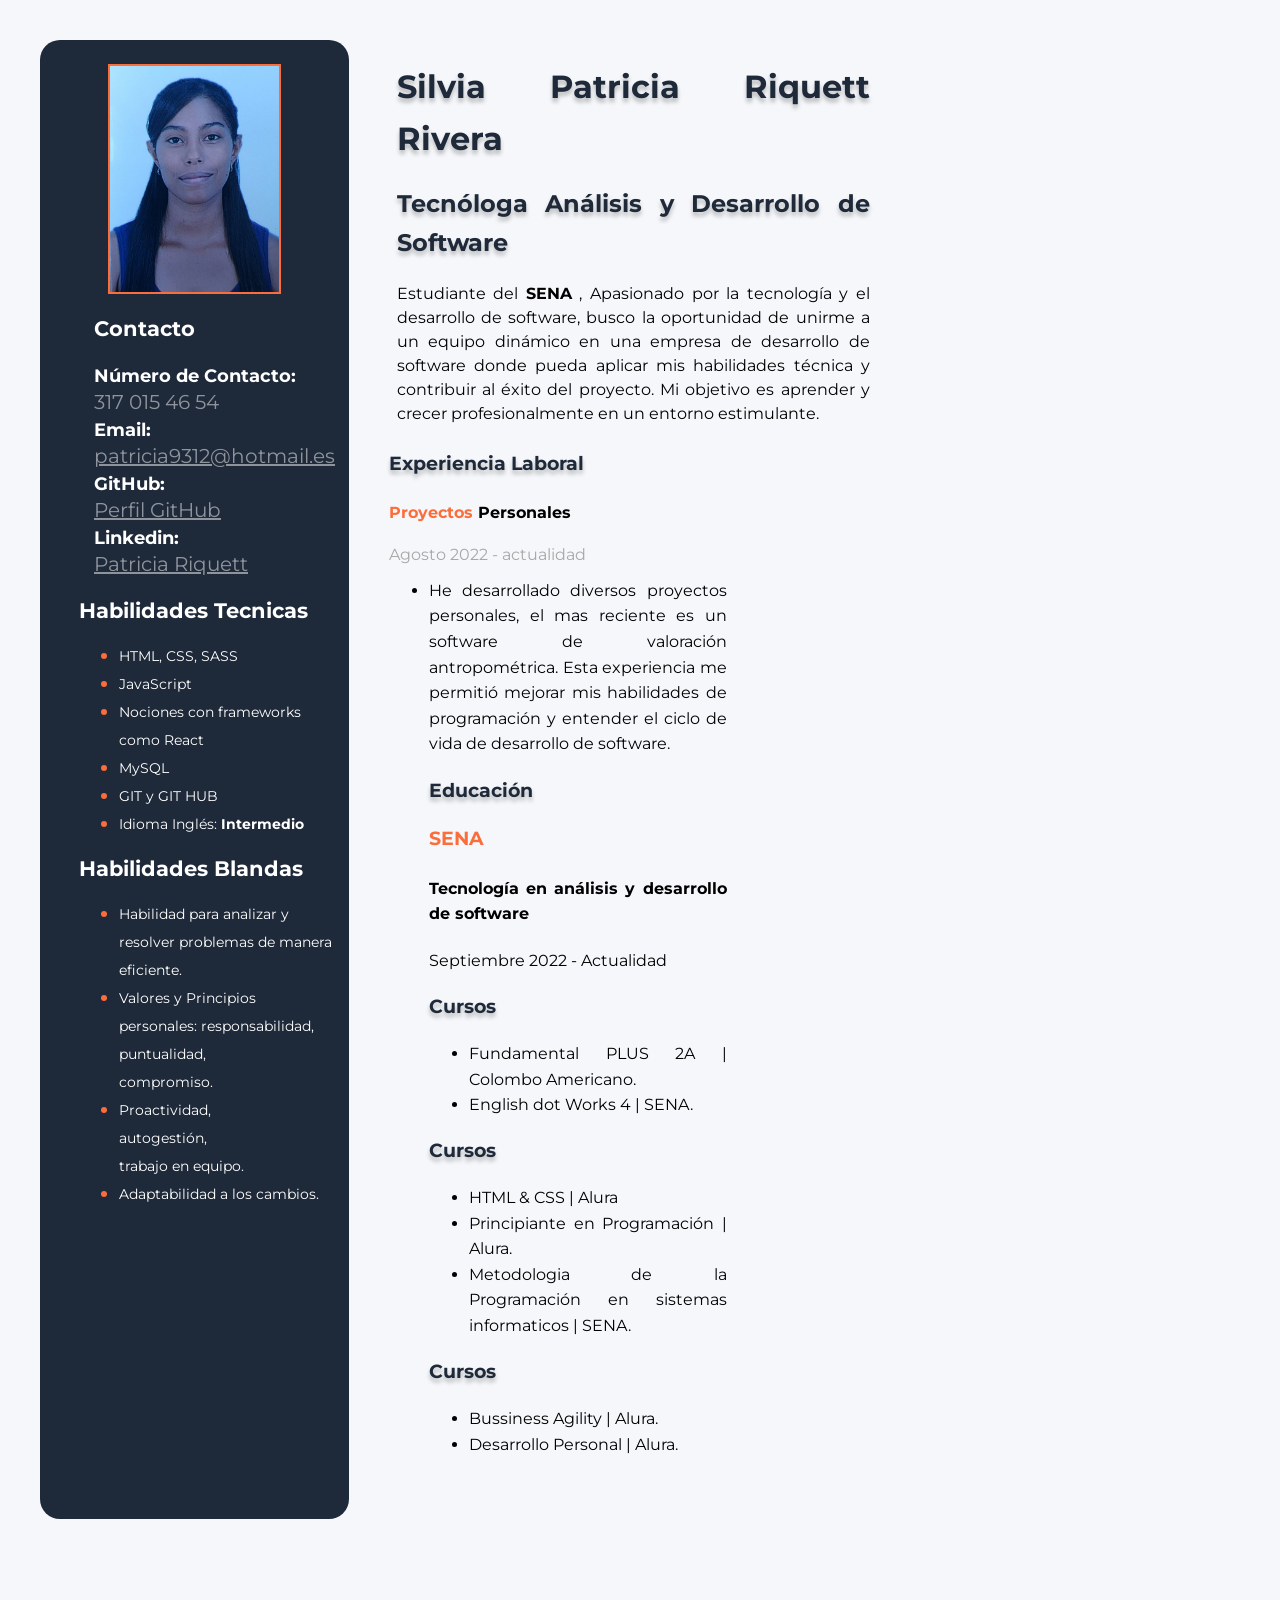
<file: index.html>
<!DOCTYPE html>
<html lang="es">
<head>
    <meta charset="UTF-8">
    <meta http-equiv="X-UA-Compatible" content="IE=edge">
    <meta name="viewport" content="width=device-width, initial-scale=1.0">
    <title>Hoja de vida</title>
    <link rel="stylesheet" href="/styles.css">
</head>
    <body>
    <!-- contenedor ppal -->
    <div class="contenedor-ppal">

        <!-- info gral -->
        <div class="info-gral">
            <div class="descripcion">
            <!-- descripcion -->
                <h1 class="color-titulo" class="mi-nombre">Silvia Patricia Riquett Rivera</h1>
                    <h2 class="color-titulo" class="profesion">Tecnóloga Análisis y Desarrollo de Software</h2>
                    <p class="perfil-profesional">
                        Estudiante del <b>SENA</b> ,
                        Apasionado por la tecnología y el desarrollo de software, busco la oportunidad de unirme a un equipo dinámico en una empresa de desarrollo de software donde pueda aplicar mis habilidades técnica y contribuir al éxito del proyecto. Mi objetivo es aprender y crecer profesionalmente en un entorno estimulante.
                    </p>
            </div>

    <!-- experiencia lab -->
        <div class="experiencia-laboral">
            <h3 class="color-titulo">Experiencia Laboral</h3>

            <!-- empresa 1 -->
                <div class="empresa">
                    <h4> <span id="colegio">Proyectos</span> Personales</h4>
                    <p class="periodo-empresa">Agosto 2022 - actualidad</p>
                        <ul>
                            <li> He desarrollado diversos proyectos personales, el mas reciente es un software de valoración antropométrica. Esta experiencia me permitió mejorar mis habilidades de programación y entender el ciclo de vida de desarrollo de software.</li>
                        </ul>
                </div>

    <!-- empresa 2 -->
            <!-- <div class="empresa">
                <h4> <span id="instituto"> Instituto</span> Técnico Salomia</h4>
                    <p class="periodo-empresa">Agosto 2018 a Junio 2019</p>
                        <ul>
                             <li> <b>Cargo:</b> Docente de Educación física y Deportes Bachillerato</li>
                            <li> <b>Funciones:</b> Dictar clases sobre diferentes modalidades deportivas, tales como futbol, baloncesto, voleyball y tenis de mesa</li>
                        </ul>    
            </div> -->
            
    <!-- empresa 3 -->
            <!-- <div class="empresa">
                    <h4> <span id="liceo"> Liceo </span> Campestre La Misión</h4>
                        <p class="periodo-empresa">Septiembre 2018 a Mayo 2019</p>
                            <ul>
                                <li> <b>Funciones:</b> Dictar clases extracurriculares de natación</li>
                            </ul>
            </div> -->

        <!-- empresa 4 -->
            <!-- <div class="empresa">
                <h4> <span id="sport"> Sport</span> Culture</h4>
                    <p class="periodo-empresa">Julio 2018 a Actualidad</p>
                        <ul>
                             <li> <b>Cargo:</b> Entrenadora Personal y juez en diferentes modalidades deportivas</li>
                            <li> <b>Funciones:</b> Dictar clases de gimnasia acuática a adulto mayor y juzgamiento en diferentes modalidades deportivas como voleibol </li>
                        </ul>
            </div> -->

        <!-- empresa 5 -->
            <!-- <div class="empresa">
                <h4> <span id="strings">Strings</span> Fitness</h4>
                    <p class="periodo-empresa">Diciembre 2016 a Junio 2018</p>
                        <ul>
                             <li> <b>Cargo:</b>  Entrenadora Personal</li>
                             <li><b>Funciones:</b> Dictar clases sobre diferentes modalidades deportivas como entrenamiento funcional, gimansai acuatica, aerorrumba y TRX </li>
                         </ul>
            </div>
        </div> -->

         <!-- Educacion -->
            <div class="educacion">
                <h3 class="color-titulo">Educación</h3>
                 <span id="uv"> <h3>SENA</h3></span>
                         <h4>Tecnología en análisis y desarrollo de software</h4>
                            <p>Septiembre 2022 - Actualidad </p>
            </div>
        
      
        <!-- proyecto -->
            <div class="cursos-seminarios">
                    <div>
                        <h3 class="color-titulo">Cursos</h3>
                        <ul>
                            <li>Fundamental PLUS 2A | Colombo Americano.</li>
                            <li>English dot Works 4 | SENA. </li>
                        </ul>
                    </div>

                    <div>
                        <h3 class="color-titulo">Cursos</h3>
                        <ul>
                            <li>HTML & CSS | Alura</li>
                            <li>Principiante en Programación | Alura. </li>
                            <li>Metodologia de la Programación en sistemas informaticos | SENA.</li>
                        </ul>
                    </div>

                    <div>
                        <h3 class="color-titulo">Cursos</h3>
                        <ul>
                            <li>Bussiness Agility | Alura.</li>
                            <li>Desarrollo Personal | Alura. </li>
                        </ul>
                    </div>


                    <!-- <div>
                        <h3 class="color-titulo">Talleres, seminarios y Otros</h3>
                        <ul>
                            <li>Congreso Internacional del Deporte y la Recreacion, EL MEJOR DEPORTE ES LA PAZ | Asistente | Octubre 19 al 22 de 2016, Cali.</li>
                            <li>“XII CONGRESO COLOMBIANO DE EDUCACION FISICA” Asistente | Noviembre 13 al 15 de 2014, Cali.</li>
                            <li>“IV CONGRESO VALLECAUCANO DE EDUCACIÓN FÍSICA, RECREACIÓN Y DEPORTE” | Asistente | noviembre 27 al 29 de 2015 Guadalajara de Buga</li>
                        </ul>
                    </div>   -->
                </div>         
        </div>          
                
        <!-- datos personales -->
        <aside class="datos-personales">
                        <img id="mi-foto" src="/foto/FOTO DOCUMENTO FONDO BLANCO.jpeg" alt="foto" width="300px">
        <!-- numeros de contacto -->
                    <div class="datos-contacto">
                        <h3>Contacto</h3>
                        <div>
                            <span class="telefono"> Número de Contacto:</span> <br>
                            <a id="celular" href="tel">317 015 46 54</a>
                        </div>

                        <div>
                            <span class="correo"> Email:</span> <br>
                            <a id="email" href="mailto:patricia9312@hotmail.es">patricia9312@hotmail.es</a>
                        </div>

                        <div>
                            <span class="github"> GitHub:</span><br>
                            <a id="email" href="https://github.com/Azula93" target="_blank" rel="noopener noreferrer">Perfil GitHub</a>
                        </div>

                        <div>
                            <span class="github"> Linkedin:</span><br>
                            <a id="email" href="https://www.linkedin.com/in/patricia-riquett/" target="_blank" rel="noopener noreferrer">Patricia Riquett</a>
                        </div>
                    </div>

                    


                    <div class="habilidades">
                        <!-- habilidades tecnicas -->
                        <div class="habilidades-tecnicas">
                            <h3> Habilidades Tecnicas</h3>
                            <ul class="lista-lateral">
                                <li> <span class="elemento-lista-lateral" > HTML, CSS, SASS </span></li>
                                <li> <span class="elemento-lista-lateral" >JavaScript</span></li>
                                <li> <span class="elemento-lista-lateral" >Nociones con frameworks como React</span></li>
                                <li> <span class="elemento-lista-lateral" >MySQL</span></li>
                                <li> <span class="elemento-lista-lateral" >GIT y GIT HUB</span></li>
                                <li> <span class="elemento-lista-lateral" >Idioma Inglés: <b>Intermedio</b></span></li>
                            </ul>
                        </div>

                        <!-- habilidades blandas -->
                        <div class="habilidades-blandas">
                            <h3> Habilidades Blandas</h3>
                                <ul class="lista-lateral">
                                    <li> <span class="elemento-lista-lateral" >Habilidad para analizar y resolver problemas de manera eficiente.</span></li>
                                    <li> <span class="elemento-lista-lateral" >Valores y Principios personales: responsabilidad,<br> puntualidad,<br>compromiso.</span></li>
                                    <li> <span class="elemento-lista-lateral" >Proactividad,<br>autogestión,<br> trabajo en equipo.</span></li>
                                    <li> <span class="elemento-lista-lateral" >Adaptabilidad a los cambios.</span></li>
                                </ul>
                        </div>
                    </div>   
        </aside>
    </div>

    </body>
    </html>
</file>
<file: styles.css>
@import url('https://fonts.googleapis.com/css2?family=Bungee&family=Montserrat:wght@400;700&display=swap');

body{
    padding: 0;
    margin: 0;
    position: relative;
    width: 100%;
    background-color: #F5F7FA;
    font-family: 'Montserrat',sans-serif; 
    line-height: 1.6;
}

/* info gral */

.info-gral{
    display: flex;
    flex-direction: row-reverse;
}
.profesion {
 
    font-family: 'Montserrat';
    font-style: normal;
    font-weight: 700;
    font-size: 14px;
    line-height: 17px;
} 

.mi-nombre{

    font-family: 'Montserrat';
    font-style: normal;
    font-weight: 700;
    font-size: 45px;
    line-height: 55px;
    margin-top: 20px ;
    margin-bottom: 25px;

   
    
}

.contenedor-ppal{  
    width: 1200px;
    height: 1319px;
    margin: 40px auto;
    display: flex;
    flex-direction: row-reverse;
    
} 

.perfil-profesional{
    font-family: 'Montserrat';
    font-style: normal;
    font-weight: 400;
    font-size: 16px;
    line-height: 24px;
}

.descripcion {
    position: relative;
    left: -370px;
    margin-left: 40px;
    text-align: justify;

}

.experiencia-laboral{
    position: relative;
    top: 390px;
    margin-left: 40px;
    text-align: justify;
}

.periodo-empresa{
    font-family: 'Montserrat';
    font-style: normal;
    font-weight: 400;
    font-size: 16px;
    line-height: 15px;
    color: #A8A8A8 ;
    }

.educacion{
    margin-left: 40px;
    text-align: justify;
}

.cursos-seminarios{
    margin-left: 40px;
    text-align: justify;
}

/* barra lateral */

.datos-personales{

    background-color: #1E2939;
    color: white;
    border-radius: 20px;
    padding: 40px 0;
    width: 40%;
    height: 110%;
    display: flex;
    flex-direction: column;
    /* align-items: center; */
    /* margin: 10px; */
    padding: 14px;
    align-items: center;
}


#mi-foto{
    width: 60%;
    margin-top: 10px;
    border: 2.5px solid #FB6D3A;
}

.datos-contacto{
    margin-left: 40px;
    text-align: justify-all;
    font-family: 'Montserrat';
    font-style: normal;
    font-weight: 700;
    font-size: 18px;
    line-height: 27px;
}

.habilidades{
    
    margin-left: 25px;
    text-align: justify-all;
    font-family: 'Montserrat';
    font-style: normal;
    font-weight: 700;
    font-size: 18px;
    line-height: 20px; 
}

#celular{

    font-family: 'Montserrat';
    font-style: normal;
    font-weight: 400;
    font-size: 20px;
    line-height: 24px;
    color: #FFFFFF;
    opacity: 0.5;
    text-decoration: none; 
    
}

#email{
   
    font-family: 'Montserrat';
    font-style: normal;
    font-weight: 400;
    font-size: 20px;
    line-height: 24px;
    color: #FFFFFF;
    opacity: 0.5;
    
}

#colegio, #instituto, #liceo, #sport, #strings,#uv{
    color: #FB6D3A;
}

.color-titulo{
    
    color: #1E2939;
    text-shadow: 0px 4px 4px rgba(0, 0, 0, 0.25);
}



.lista-lateral > li{
    color: #FB6D3A;
    
}

.elemento-lista-lateral{
    color: #FFFFFF;
    font-family: 'Montserrat';
    font-style: normal;
    font-weight: 400;
    font-size: 14px;
    line-height: 28px;
}

@media screen and (min-width: 375px){
    .container{
        width: auto;
        height: auto;
    }
}
</file>
<file: stylesHV2023.css>
@import url('https://fonts.googleapis.com/css2?family=Bungee&family=Montserrat:wght@400;700&display=swap');

body{
    padding: 0;
    margin: 0;
    position: relative;
    width: 100%;
    background-color: #F5F7FA;
    font-family: 'Montserrat',sans-serif; 
    line-height: 1.6;
}

/* info gral */

.info-gral{
    display: flex;
    flex-direction: row-reverse;
}
.profesion {
 
    font-family: 'Montserrat';
    font-style: normal;
    font-weight: 700;
    font-size: 14px;
    line-height: 17px;
} 

.mi-nombre{

    font-family: 'Montserrat';
    font-style: normal;
    font-weight: 700;
    font-size: 45px;
    line-height: 55px;
    margin-top: 20px ;
    margin-bottom: 25px;

   
    
}

.contenedor-ppal{  
    width: 1200px;
    height: 1319px;
    margin: 40px auto;
    display: flex;
    flex-direction: row-reverse;
    
} 

.perfil-profesional{
    font-family: 'Montserrat';
    font-style: normal;
    font-weight: 400;
    font-size: 16px;
    line-height: 24px;
}

.descripcion {
    position: relative;
    left: -370px;
    margin-left: 40px;
    text-align: justify;

}

.experiencia-laboral{
    position: relative;
    top: 390px;
    margin-left: 40px;
    text-align: justify;
}

.periodo-empresa{
    font-family: 'Montserrat';
    font-style: normal;
    font-weight: 400;
    font-size: 16px;
    line-height: 15px;
    color: #A8A8A8 ;
    }

.educacion{
    margin-left: 40px;
    text-align: justify;
}

.cursos-seminarios{
    margin-left: 40px;
    text-align: justify;
}

/* barra lateral */

.datos-personales{

    background-color: #1E2939;
    color: white;
    border-radius: 20px;
    padding: 40px 0;
    width: 40%;
    height: 110%;
    display: flex;
    flex-direction: column;
    /* align-items: center; */
    /* margin: 10px; */
    padding: 14px;
    align-items: center;
}


#mi-foto{
    width: 60%;
    margin-top: 10px;
    border: 2.5px solid #FB6D3A;
}

.datos-contacto{
    margin-left: 40px;
    text-align: justify-all;
    font-family: 'Montserrat';
    font-style: normal;
    font-weight: 700;
    font-size: 18px;
    line-height: 27px;
}

.habilidades{
    
    margin-left: 25px;
    text-align: justify-all;
    font-family: 'Montserrat';
    font-style: normal;
    font-weight: 700;
    font-size: 18px;
    line-height: 20px; 
}

#celular{

    font-family: 'Montserrat';
    font-style: normal;
    font-weight: 400;
    font-size: 20px;
    line-height: 24px;
    color: #FFFFFF;
    opacity: 0.5;
    text-decoration: none; 
    
}

#email{
   
    font-family: 'Montserrat';
    font-style: normal;
    font-weight: 400;
    font-size: 20px;
    line-height: 24px;
    color: #FFFFFF;
    opacity: 0.5;
    
}

#colegio, #instituto, #liceo, #sport, #strings,#uv{
    color: #FB6D3A;
}

.color-titulo{
    
    color: #1E2939;
    text-shadow: 0px 4px 4px rgba(0, 0, 0, 0.25);
}



.lista-lateral > li{
    color: #FB6D3A;
    
}

.elemento-lista-lateral{
    color: #FFFFFF;
    font-family: 'Montserrat';
    font-style: normal;
    font-weight: 400;
    font-size: 14px;
    line-height: 28px;
}

@media screen and (min-width: 375px){
    .container{
        width: auto;
        height: auto;
    }
}
</file>
